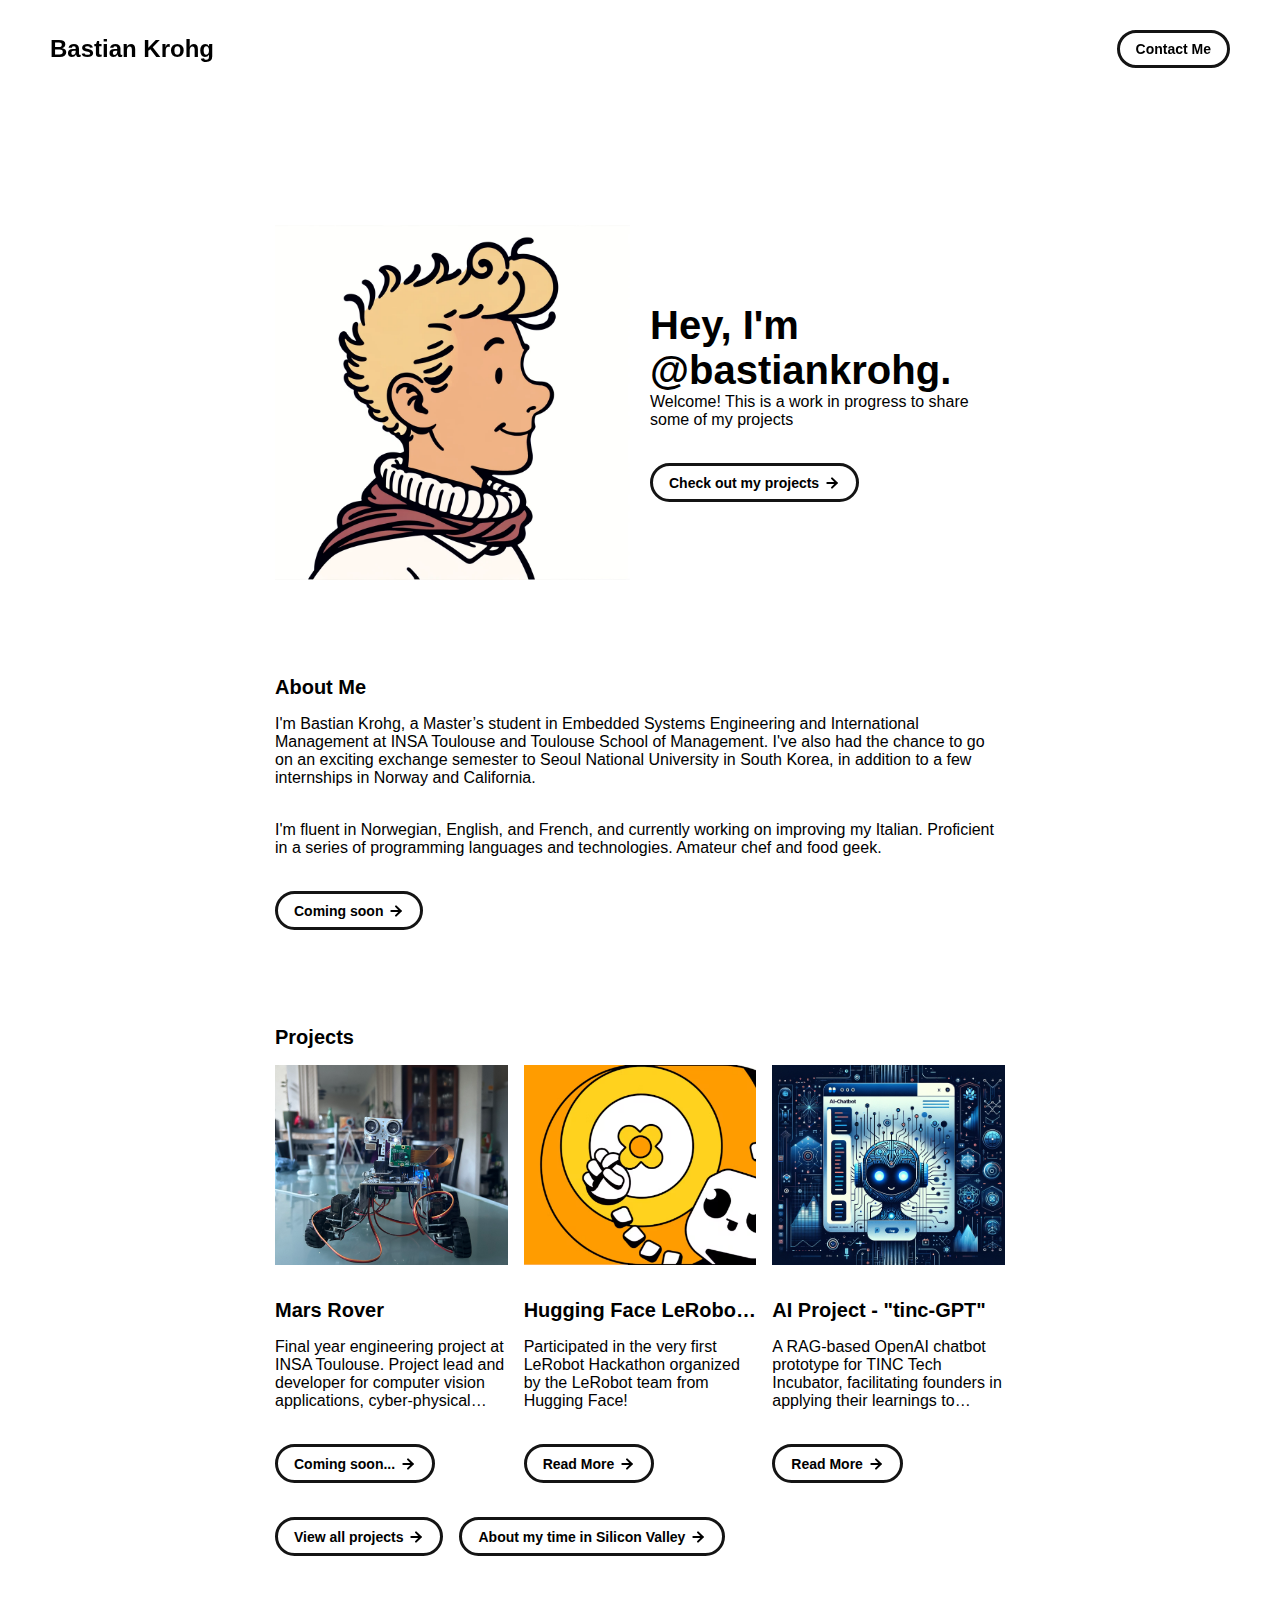
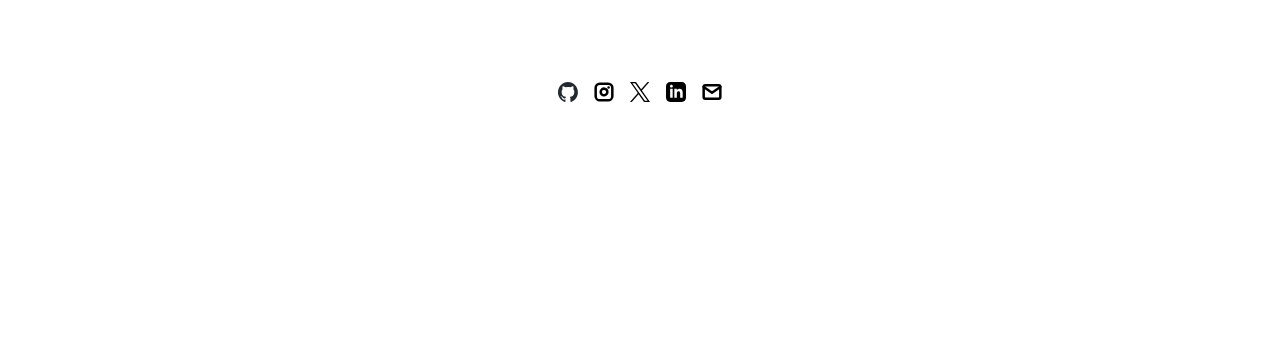
<file: index.html>
<!DOCTYPE html>
<html lang="en">
	<head>
  <!-- Google Tag Manager -->
  <script>(function(w,d,s,l,i){w[l]=w[l]||[];w[l].push({'gtm.start':
    new Date().getTime(),event:'gtm.js'});var f=d.getElementsByTagName(s)[0],
    j=d.createElement(s),dl=l!='dataLayer'?'&l='+l:'';j.async=true;j.src=
    'https://www.googletagmanager.com/gtm.js?id='+i+dl;f.parentNode.insertBefore(j,f);
    })(window,document,'script','dataLayer','GTM-583DHFZ2');</script>
    <!-- End Google Tag Manager -->
    
		<meta charset="utf-8">
    <meta name="google-site-verification" content="3HZIR8mUs_7D9vaFKntnWqslXqCrsYlLUATAamnv-_Y" />

    <link rel="icon" href="./assets/images/bas-tintin-2.png"/>
		<title>Portfolio</title>
    <meta name="description" content="A portfolio template for the Unemployables community.">
    <meta name="viewport" content="width=device-width, initial-scale=1" />

		<link rel="stylesheet" href="./css/layout.css">
    <link rel="stylesheet" href="./css/typography.css">
    <link rel="stylesheet" href="./css/utilities.css">

		<script defer src="./js/script.js"></script>
	</head>
	<body>
    <!-- Google Tag Manager (noscript) -->
    <noscript><iframe src="https://www.googletagmanager.com/ns.html?id=GTM-583DHFZ2"
      height="0" width="0" style="display:none;visibility:hidden"></iframe></noscript>
      <!-- End Google Tag Manager (noscript) -->

    <!-- NAVBAR -->
    <div class="navbar">
      <a class="nav-title-link" href="./index.html">
        <!-- TODO - Change the "Portfolio Title" to whatever you want displayed in the top left -->
        <span class="nav-title">Bastian Krohg</span>
         <!-- TODO - Change the email after 'mailto:' to your email address for contact -->
        <a class="button" href="mailto:baskrohg@gmail.com">
          <span class="button-text">Contact Me</span>
        </a>
      </a>
    </div>

    <!-- MAIN PAGE CONTENT -->
    <div id="main-content">

      <!-- PORTFOLIO HEADER -->
      <div id="portfolio-header">
        <div id="portfolio-header-image-container">

          <img src="./assets/images/bas-tintin-2.png" class="portfolio-header-image">
          
        </div>

        <div id="portfolio-header-text-container">
            <div class="header-text">
              <span class="main-title">Hey, I'm @bastiankrohg.</span>
              <div class="body-text">Welcome! This is a work in progress to share some of my projects</div>
            </div>
            <a class="button" id="my-work-link">
              <span class="button-text">Check out my projects</span> 
              <image src="./assets/icons/arrow-right.svg" class="right-arrow-icon"/>
            </a>
        </div>
      </div>

      <div id="about-section">
        <span class="subheader-text">About Me</span>
        <div class="about-section-content">
          <div class="body-text">I'm Bastian Krohg, a Master’s student in Embedded Systems Engineering and International Management at INSA Toulouse and Toulouse School of Management. 
          I've also had the chance to go on an exciting exchange semester to Seoul National University in South Korea, in addition to a few internships in Norway and California.</div>
          <div class="body-text">I'm fluent in Norwegian, English, and French, and currently working on improving my Italian. Proficient in a series of programming languages and technologies. Amateur chef and food geek.</div>
          
          <a class="button" href="./project-pages/showcase.html">
            <span class="button-text">Coming soon</span>
            <image src="./assets/icons/arrow-right.svg" class="right-arrow-icon"/>
          </a>
        </div>
      </div>

      <!-- PROJECTS / MY WORK SECTION -->
      <div id="my-work-section">
        <span class="subheader-text">Projects</span>
        <div class="projects-container">
          <div class="project-card">
            <img src="./assets/images/rover.jpeg" class="project-image">
            <div class="project-card-text-container">
              <div class="subheader-text project-title">Mars Rover</div>
              <div class="body-text project-card-text">
                Final year engineering project at INSA Toulouse. Project lead and developer for computer vision applications, cyber-physical algorithms, and path planning for autonomous exploration
              </div>
            </div>
            <a class="button" href="https://bastiankr.tech">
              <span class="button-text">Coming soon...</span>
              <image src="./assets/icons/arrow-right.svg" class="right-arrow-icon"/>
            </a>
          </div>
          <!-- Project: LeRobot Hackathon -->
          <div class="project-card">
            <img src="../assets/images/lerobot2.png" class="project-image">
            <div class="project-card-text-container">
              <div class="subheader-text project-title">Hugging Face LeRobot Hackathon</div>
              <div class="body-text project-card-text">
                Participated in the very first LeRobot Hackathon organized by the LeRobot team from Hugging Face!
              </div>
            </div>
            <a class="button" href="https://www.linkedin.com/posts/bastiankrohg_better-late-than-neverheres-a-glimpse-activity-7258819641249026049-Qt57?utm_source=share&utm_medium=member_desktop">
              <span class="button-text">Read More</span>
              <image src="../assets/icons/arrow-right.svg" class="right-arrow-icon"/>
            </a>
          </div>
          <!-- Project: tinc-GPT -->
          <div class="project-card">
            <img src="./assets/images/tinc-gpt.png" class="project-image">
            <div class="project-card-text-container">
              <div class="subheader-text project-title">AI Project - "tinc-GPT"</div>
              <div class="body-text project-card-text">
                A RAG-based OpenAI chatbot prototype for TINC Tech Incubator, facilitating founders in applying their learnings to business.
              </div>
            </div>
            <a class="button" href="./project-pages/tinc-gpt.html">
              <span class="button-text">Read More</span>
              <image src="./assets/icons/arrow-right.svg" class="right-arrow-icon"/>
            </a>
          </div>
        <div class="projects-container">
          <a class="button" href="./project-pages/all-projects.html">
            <span class="button-text">View all projects</span>
            <image src="./assets/icons/arrow-right.svg" class="right-arrow-icon"/>
          </a>
        </div>
        <div class="projects-container">
          <a class="button" href="./project-pages/in-sv.html">
            <span class="button-text">About my time in Silicon Valley</span>
            <image src="./assets/icons/arrow-right.svg" class="right-arrow-icon"/>
          </a>
        </div>
      </div>
    </div>
    
    <!-- FOOTER -->
    <div id="footer">

      <a class="icon-link" target="_blank" href="https://github.com/bastiankrohg">
        <image src="./assets/icons/github-mark.svg" class="footer-icon"/>
      </a>
      <a class="icon-link" target="_blank" href="https://instagram.com/bastiankrohg/">
        <image src="./assets/icons/instagram.svg" class="footer-icon"/>
      </a>

      <a class="icon-link" target="_blank" href="https://twitter.com/KrohgBastian">
        <image src="./assets/icons/X.svg" class="footer-icon"/>
      </a>
      <a class="icon-link" target="_blank" href="https://www.linkedin.com/in/bastiankrohg/">
        <image src="./assets/icons/linkedin.svg" class="footer-icon"/>

      <a class="icon-link" href="mailto:baskrohg@gmail.com">
        <image src="./assets/icons/mail.svg" class="footer-icon"/>
      </a>
    </div>
	</body>
</html>
</file>
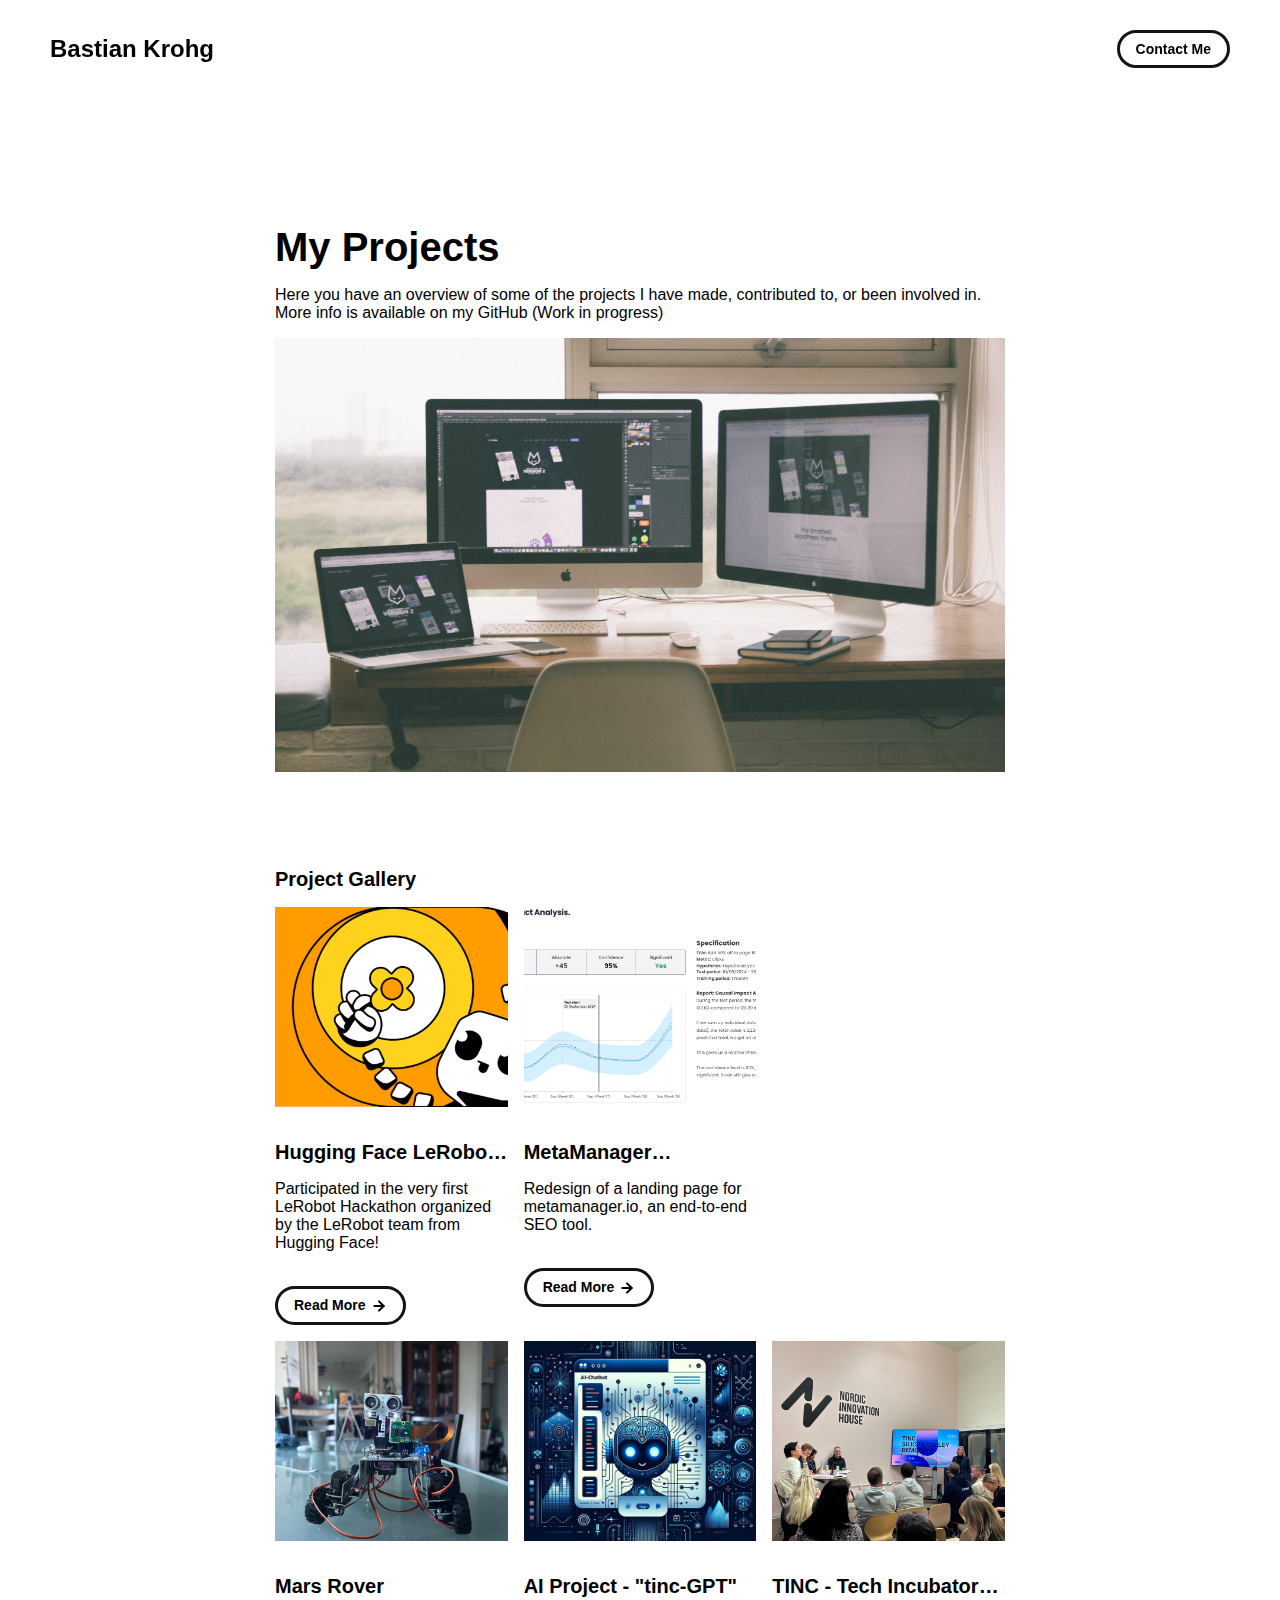
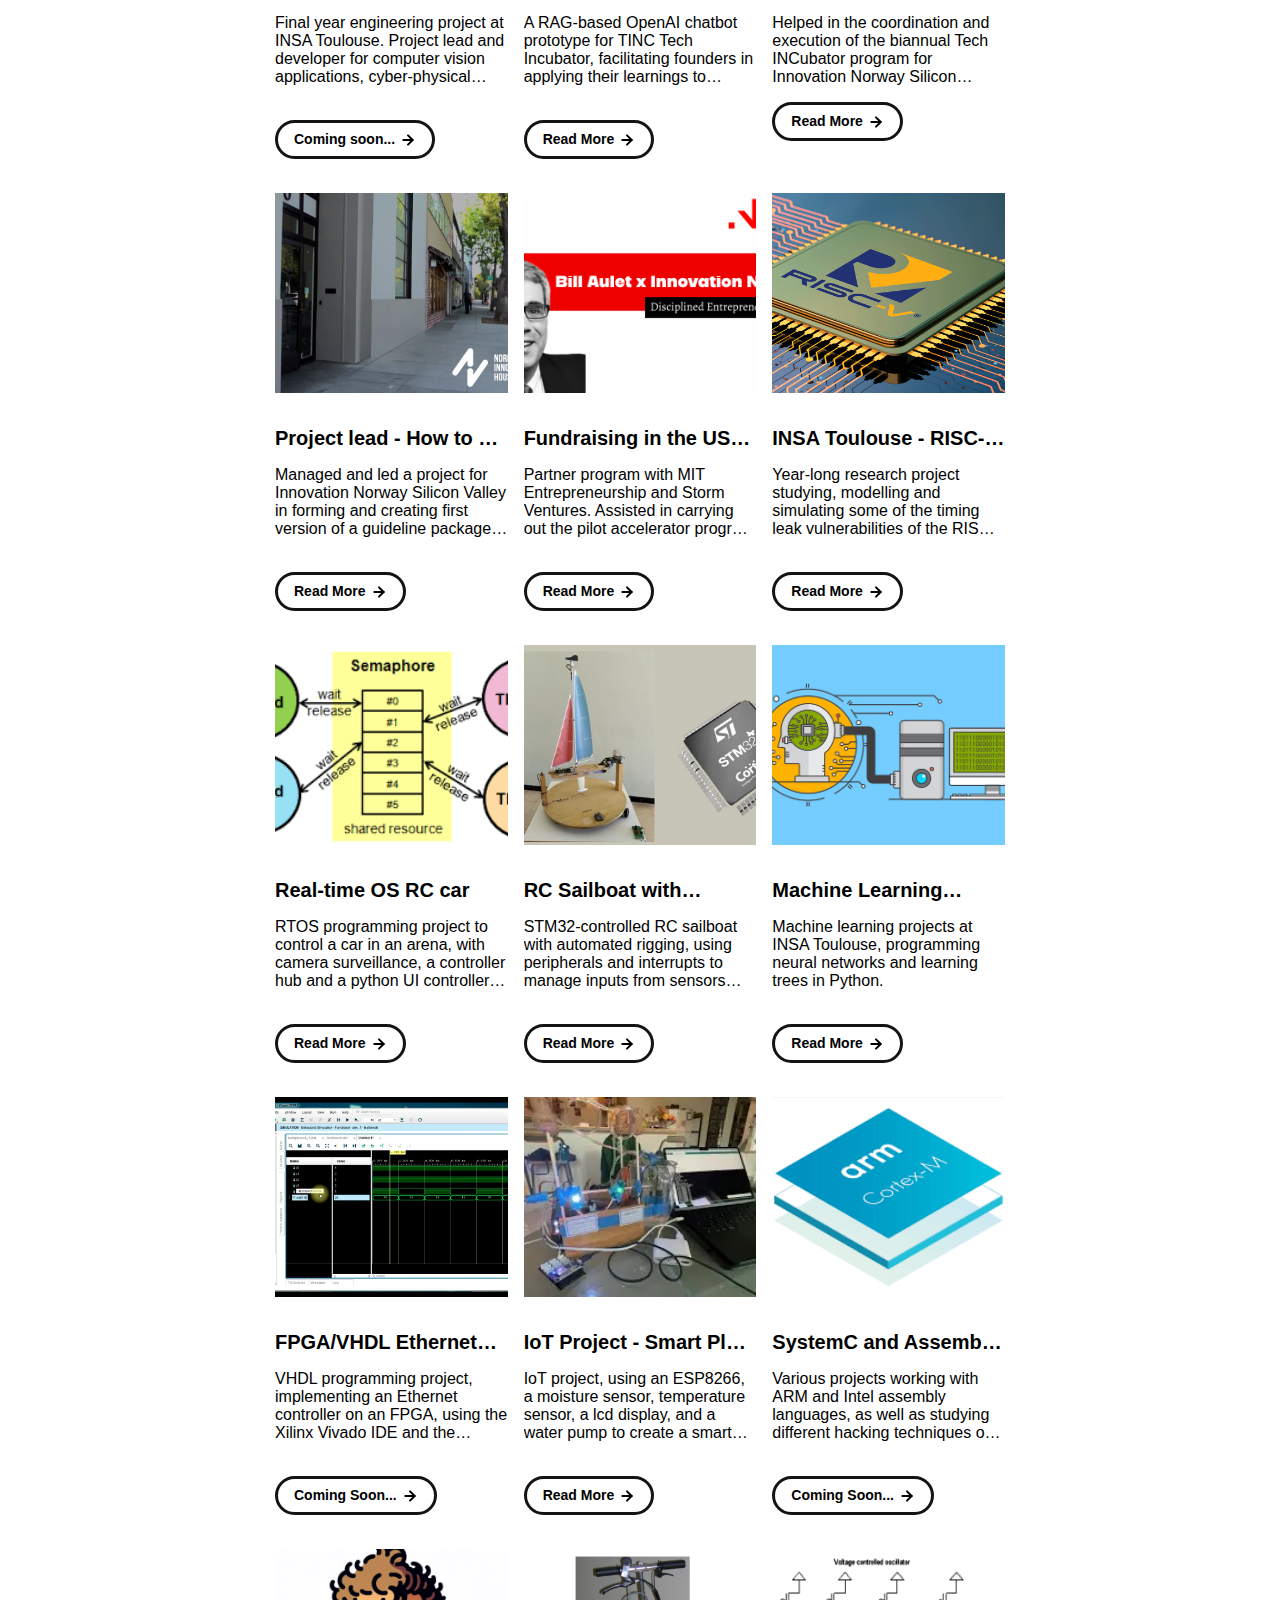
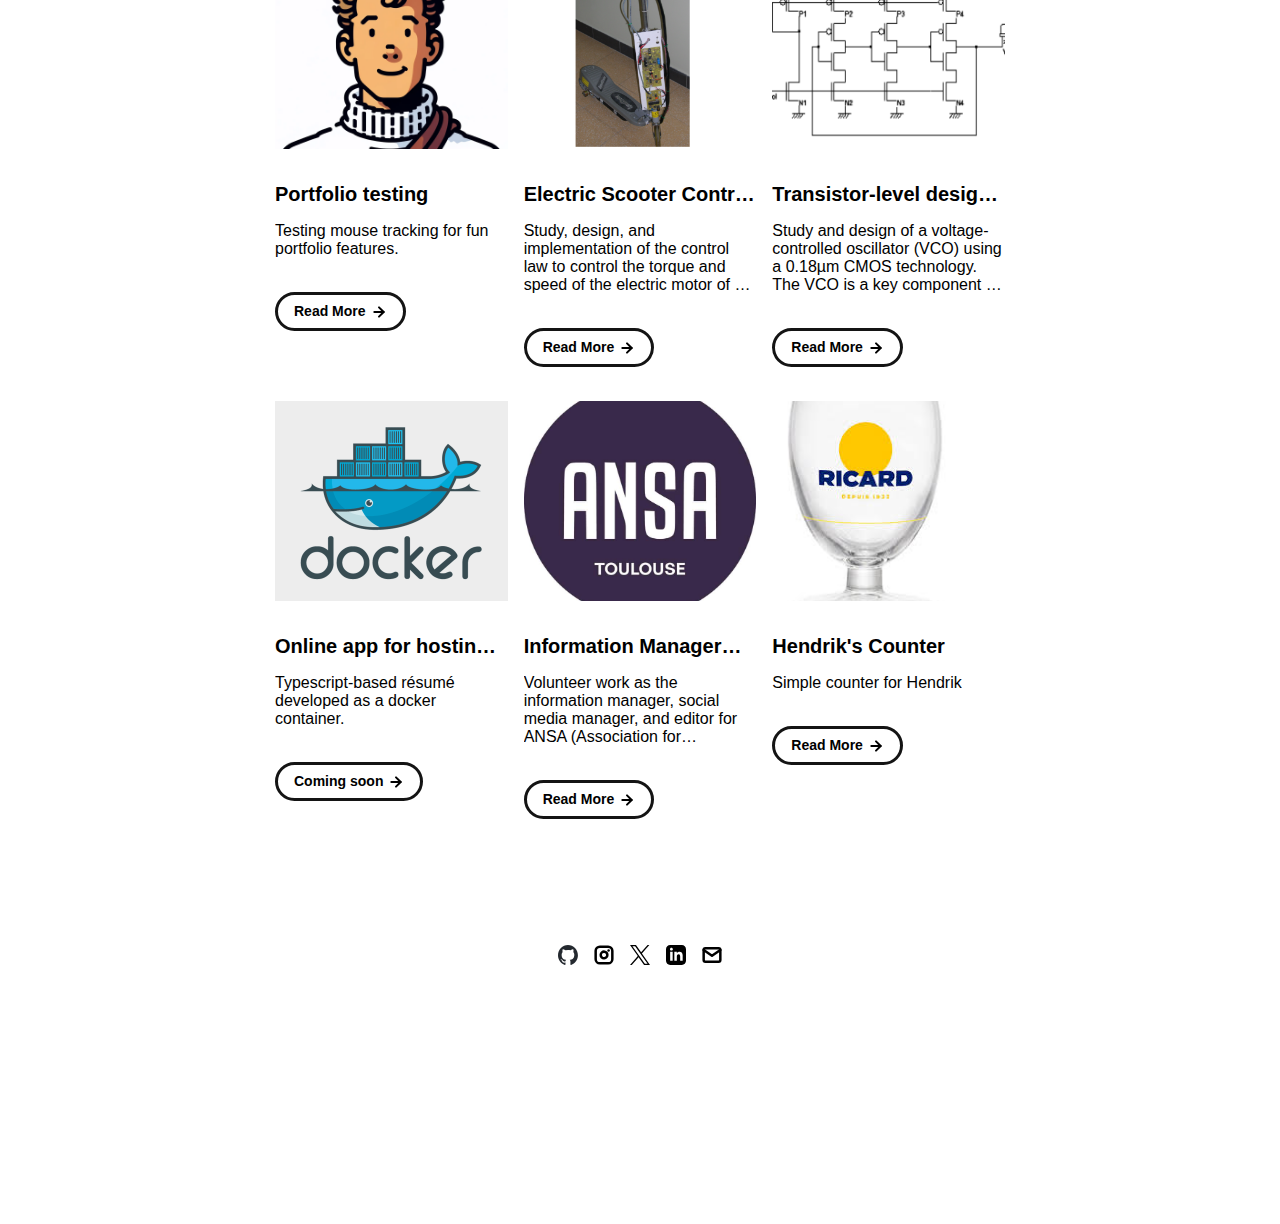
<file: project-pages/all-projects.html>
<!-- 
  IMPORTANT! 
  
  Keep this file unchanged to use as a template for all future project pages. 

  For every new project you add to your portfolio, make a copy of this file in the
  'project-pages' folder with a name related to the project.
-->


<!DOCTYPE html>
<html lang="en">
	<head>
  <!-- Google Tag Manager -->
  <script>(function(w,d,s,l,i){w[l]=w[l]||[];w[l].push({'gtm.start':
    new Date().getTime(),event:'gtm.js'});var f=d.getElementsByTagName(s)[0],
    j=d.createElement(s),dl=l!='dataLayer'?'&l='+l:'';j.async=true;j.src=
    'https://www.googletagmanager.com/gtm.js?id='+i+dl;f.parentNode.insertBefore(j,f);
    })(window,document,'script','dataLayer','GTM-583DHFZ2');</script>
    <!-- End Google Tag Manager -->

		<meta charset="utf-8">
    <!-- 
      TODO

      Upload your Unemployable (or whatever photo you like) to the assets/images folder
      and change the name of the image below to match the uploaded one

      Change the title in the <title> tag to whatever you would like the title of your portfolio to be

      This should be the same across all pages.
     -->
     <link rel="icon" href="../assets/images/bas-tintin-2.png"/>
     <title>Portfolio</title>
    <meta name="description" content="A portfolio template for the Unemployables community.">
    <meta name="viewport" content="width=device-width, initial-scale=1" />

		<link rel="stylesheet" href="../css/layout.css">
    <link rel="stylesheet" href="../css/typography.css">
    <link rel="stylesheet" href="../css/utilities.css">

		<script defer src="../js/script.js"></script>
	</head>
	<body>
    <!-- Google Tag Manager (noscript) -->
    <noscript><iframe src="https://www.googletagmanager.com/ns.html?id=GTM-583DHFZ2"
      height="0" width="0" style="display:none;visibility:hidden"></iframe></noscript>
      <!-- End Google Tag Manager (noscript) -->

    <!-- NAVBAR -->
    <div class="navbar">
      <a class="nav-title-link" href="../index.html">
        <!-- 
          TODO - Change the "Portfolio Title" to whatever you want displayed in the top left

          (this should be the same across all pages)
         -->
        <span class="nav-title">Bastian Krohg</span>
        <!-- 
          TODO - Change the email after 'mailto:' to your email address for contact 
        
          (this should be the same across all pages)
        -->
        <a class="button" href="mailto:baskrohg@gmail.com">
          <span class="button-text">Contact Me</span>
        </a>
      </a>
    </div>
<!-- MAIN PAGE CONTENT -->
<div id="main-content">
  <!-- PROJECT HEADER -->
  <div id="project-header">
      <!-- 
        TODO

        - Change the 'main-title' text to the name of your project
        - Change the 'body-text' text to a short and sweet description of your project (maybe the same as the one on the project card)
        - Change "desktop.jpeg" to the image filename you uploaded in the assets/images folder.
      -->
    <div class="main-title">My Projects</div>
    <div class="body-text">Here you have an overview of some of the projects I have made, contributed to, or been involved in. More info is available on my GitHub (Work in progress) </div>
    <image class="project-header-image" src="../assets/images/desktop.jpeg">
  </div>

  <!-- PROJECTS / MY WORK SECTION -->
  <div id="my-work-section">
    <span class="subheader-text">Project Gallery</span>
    <div class="projects-container">
      <div class="project-card">
        <img src="../assets/images/lerobot2.png" class="project-image">
        <div class="project-card-text-container">
          <div class="subheader-text project-title">Hugging Face LeRobot Hackathon</div>
          <div class="body-text project-card-text">
            Participated in the very first LeRobot Hackathon organized by the LeRobot team from Hugging Face!
          </div>
        </div>
        <a class="button" href="https://www.linkedin.com/posts/bastiankrohg_better-late-than-neverheres-a-glimpse-activity-7258819641249026049-Qt57?utm_source=share&utm_medium=member_desktop">
          <span class="button-text">Read More</span>
          <image src="../assets/icons/arrow-right.svg" class="right-arrow-icon"/>
        </a>
      </div>
      <div class="project-card">
        <img src="../assets/images/seo-testing.png" class="project-image">
        <div class="project-card-text-container">
          <div class="subheader-text project-title">MetaManager Landingpage Redesign</div>
          <div class="body-text project-card-text">
            Redesign of a landing page for metamanager.io, an end-to-end SEO tool.
          </div>
        </div>
        <a class="button" href="../project-pages/metamanager.html">
          <span class="button-text">Read More</span>
          <image src="../assets/icons/arrow-right.svg" class="right-arrow-icon"/>
        </a>
      </div>
    </div>
    <div class="projects-container">
      <div class="project-card">
        <img src="../assets/images/rover.jpeg" class="project-image">
        <div class="project-card-text-container">
          <div class="subheader-text project-title">Mars Rover</div>
          <div class="body-text project-card-text">
            Final year engineering project at INSA Toulouse. Project lead and developer for computer vision applications, cyber-physical algorithms, and path planning for autonomous exploration
          </div>
        </div>
        <a class="button" href="javascript:window.location.href=window.location.href">
          <span class="button-text">Coming soon...</span>
          <image src="../assets/icons/arrow-right.svg" class="right-arrow-icon"/>
        </a>
      </div>
      <div class="project-card">
        <img src="../assets/images/tinc-gpt.png" class="project-image">
        <div class="project-card-text-container">
          <div class="subheader-text project-title">AI Project - "tinc-GPT"</div>
          <div class="body-text project-card-text">
            A RAG-based OpenAI chatbot prototype for TINC Tech Incubator, facilitating founders in applying their learnings to business.
          </div>
        </div>
        <a class="button" href="../project-pages/tinc-gpt.html">
          <span class="button-text">Read More</span>
          <image src="../assets/icons/arrow-right.svg" class="right-arrow-icon"/>
        </a>
      </div>
      <div class="project-card">
        <img src="../assets/images/nih-tinc.jpeg" class="project-image">
        <div class="project-card-text-container">
          <div class="subheader-text project-title">TINC - Tech Incubator Program</div>
          <div class="body-text project-card-text">
            Helped in the coordination and execution of the biannual Tech INCubator program for Innovation Norway Silicon Valley. A series of workshops, events, keynote presentations and more over the course of 4 weeks online and 1 week in-person at Nordic Innovation House in Palo Alto.
          </div>
        <a class="button" href="../project-pages/in-sv.html">
          <span class="button-text">Read More</span>
          <image src="../assets/icons/arrow-right.svg" class="right-arrow-icon"/>
        </a>
      </div>
    </div>
    <div class="projects-container">
      <div class="project-card">
        <img src="../assets/images/470-ramona.png" class="project-image">
        <div class="project-card-text-container">
          <div class="subheader-text project-title">Project lead - How to do business in California</div>
          <div class="body-text project-card-text">
            Managed and led a project for Innovation Norway Silicon Valley in forming and creating first version of a guideline package for start-ups looking to expand to the US with a focus on California and the San Francisco Bay Area.</div>
        </div>
        <a class="button" href="../project-pages/in-sv.html">
          <span class="button-text">Read More</span>
          <image src="../assets/icons/arrow-right.svg" class="right-arrow-icon"/>
        </a>
      </div>
      <div class="project-card">
        <img src="../assets/images/fundraising.png" class="project-image">
        <div class="project-card-text-container">
          <div class="subheader-text project-title">Fundraising in the US accelerator program</div>
          <div class="body-text project-card-text">
            Partner program with MIT Entrepreneurship and Storm Ventures. Assisted in carrying out the pilot accelerator program to help Norwegian start-ups and scale-ups navigate the complex journey of raising venture capital.              </div>
        </div>
        <a class="button" href="../project-pages/in-sv.html">
          <span class="button-text">Read More</span>
          <image src="../assets/icons/arrow-right.svg" class="right-arrow-icon"/>
        </a>
      </div>
      <div class="project-card">
        <img src="../assets/images/risc-v.png" class="project-image">
        <div class="project-card-text-container">
          <div class="subheader-text project-title">INSA Toulouse - RISC-V Research Project</div>
          <div class="body-text project-card-text">
            Year-long research project studying, modelling and simulating some of the timing leak vulnerabilities of the RISC-V architecture.
          </div>
        </div>
        <a class="button" href="../project-pages/pir.html">
          <span class="button-text">Read More</span>
          <image src="../assets/icons/arrow-right.svg" class="right-arrow-icon"/>
        </a>
      </div>
    </div>
    <div class="projects-container">
      <div class="project-card">
        <img src="../assets/images/semaphores.png" class="project-image">
        <div class="project-card-text-container">
          <div class="subheader-text project-title">Real-time OS RC car</div>
          <div class="body-text project-card-text">
            RTOS programming project to control a car in an arena, with camera surveillance, a controller hub and a python UI controller on the desktop. 
          </div>
        </div>
        <a class="button" href="https://github.com/bastiankrohg/realtime">
          <span class="button-text">Read More</span>
          <image src="../assets/icons/arrow-right.svg" class="right-arrow-icon"/>
        </a>
      </div>
      <div class="project-card">
        <img src="../assets/images/voilier_stm32.jpeg" class="project-image">
        <div class="project-card-text-container">
          <div class="subheader-text project-title">RC Sailboat with automated rigging</div>
          <div class="body-text project-card-text">
          STM32-controlled RC sailboat with automated rigging, using peripherals and interrupts to manage inputs from sensors and control actuators.
          </div>
        </div>
        <a class="button" href="https://github.com/kiso6/Projet_Voilier_STM32">
          <span class="button-text">Read More</span>
          <image src="../assets/icons/arrow-right.svg" class="right-arrow-icon"/>
        </a>
      </div>
      <div class="project-card">
        <img src="../assets/images/ml.jpeg" class="project-image">
        <div class="project-card-text-container">
          <div class="subheader-text project-title">Machine Learning projects</div>
          <div class="body-text project-card-text">
            Machine learning projects at INSA Toulouse, programming neural networks and learning trees in Python. 
          </div>
        </div>
        <a class="button" href="https://github.com/bastiankrohg/machine-learning">
          <span class="button-text">Read More</span>
          <image src="../assets/icons/arrow-right.svg" class="right-arrow-icon"/>
        </a>
      </div>
    </div>
    <div class="projects-container">
      <div class="project-card">
        <img src="../assets/images/vhdl.jpeg" class="project-image">
        <div class="project-card-text-container">
          <div class="subheader-text project-title">FPGA/VHDL Ethernet Controller</div>
          <div class="body-text project-card-text">
            VHDL programming project, implementing an Ethernet controller on an FPGA, using the Xilinx Vivado IDE and the Ethernet protocol documentation. 
          </div>
        </div>
        <a class="button" href="javascript:window.location.href=window.location.href">
          <span class="button-text">Coming Soon...</span>
          <image src="../assets/icons/arrow-right.svg" class="right-arrow-icon"/>
        </a>
      </div>
      <div class="project-card">
        <img src="../assets/images/iot_plant.jpeg" class="project-image">
        <div class="project-card-text-container">
          <div class="subheader-text project-title">IoT Project - Smart Plant System</div>
          <div class="body-text project-card-text">
            IoT project, using an ESP8266, a moisture sensor, temperature sensor, a lcd display, and a water pump to create a smart plant system.
          </div>
        </div>
        <a class="button" href="https://github.com/bastiankrohg/arduino">
          <span class="button-text">Read More</span>
          <image src="../assets/icons/arrow-right.svg" class="right-arrow-icon"/>
        </a>
      </div>
      <div class="project-card">
        <img src="../assets/images/arm.png" class="project-image">
        <div class="project-card-text-container">
          <div class="subheader-text project-title">SystemC and Assembly Language projects</div>
          <div class="body-text project-card-text">
            Various projects working with ARM and Intel assembly languages, as well as studying different hacking techniques of hardware and software at INSA Toulouse.
          </div>
        </div>
        <a class="button" href="javascript:window.location.href=window.location.href">
          <span class="button-text">Coming Soon...</span>
          <image src="../assets/icons/arrow-right.svg" class="right-arrow-icon"/>
        </a>
      </div>
    </div>
    <div class="projects-container">
      <div class="project-card">
        <img src="../assets/images/bas-tintin.png" class="project-image">
        <div class="project-card-text-container">
          <div class="subheader-text project-title">Portfolio testing</div>
          <div class="body-text project-card-text">
            Testing mouse tracking for fun portfolio features.
          </div>
        </div>
        <a class="button" href="../project-pages/tracker.html">
          <span class="button-text">Read More</span>
          <image src="../assets/icons/arrow-right.svg" class="right-arrow-icon"/>
        </a>
      </div>
      <div class="project-card">
        <img src="../assets/images/trottinette.png" class="project-image">
        <div class="project-card-text-container">
          <div class="subheader-text project-title">Electric Scooter Control Engineering</div>
          <div class="body-text project-card-text">
            Study, design, and implementation of the control law to control the torque and speed of the electric motor of a scooter. A combined project for numeric control and power electronics courses at INSA Toulouse, we used power conversion principles to make and control an inverter.
          </div>
        </div>
        <a class="button" href="https://github.com/bastiankrohg/trottinette">
          <span class="button-text">Read More</span>
          <image src="../assets/icons/arrow-right.svg" class="right-arrow-icon"/>
        </a>
      </div>
      <div class="project-card">
        <img src="../assets/images/vco.png" class="project-image">
        <div class="project-card-text-container">
          <div class="subheader-text project-title">Transistor-level design of a voltage-controlled oscillator</div>
          <div class="body-text project-card-text">
            Study and design of a voltage-controlled oscillator (VCO) using a 0.18µm CMOS technology. The VCO is a key component of a phase-locked loop (PLL), which is used in many applications such as frequency synthesis, clock recovery, and clock generation. The VCO is designed to operate at a frequency of 2.4 GHz, which is the frequency of the IEEE 802.11b/g/n standard for wireless local area networks (WLANs). Used the Microwind software to implement the nanometer-level design of the VCO.
          </div>
        </div>
        <a class="button" href="https://github.com/bastiankrohg/microwind">
          <span class="button-text">Read More</span>
          <image src="../assets/icons/arrow-right.svg" class="right-arrow-icon"/>
        </a>
      </div>
    </div>
    <div class="projects-container">
      <div class="project-card">
        <img src="../assets/images/docker.png" class="project-image">
        <div class="project-card-text-container">
          <div class="subheader-text project-title">Online app for hosting résumé</div>
          <div class="body-text project-card-text">
            Typescript-based résumé developed as a docker container.
          </div>
        </div>
        <a class="button" href="javascript:window.location.href=window.location.href">
          <span class="button-text">Coming soon</span>
          <image src="../assets/icons/arrow-right.svg" class="right-arrow-icon"/>
        </a>
      </div>
      <div class="project-card">
        <img src="../assets/images/ansa-toulouse.png" class="project-image">
        <div class="project-card-text-container">
          <div class="subheader-text project-title">Information Manager and Editor</div>
          <div class="body-text project-card-text">
            Volunteer work as the information manager, social media manager, and editor for ANSA (Association for Norwegian Students Abroad) Toulouse for 1 year. Digitalized the association's local student newspaper during COVID and coordinated and co-organized events and trips for Norwegian students in Toulouse, France. 
          </div>
        </div>
        <a class="button" href="https://www.ansa.no/personer/ansa-toulouse/">
          <span class="button-text">Read More</span>
          <image src="../assets/icons/arrow-right.svg" class="right-arrow-icon"/>
        </a>
      </div>
      <div class="project-card">
        <img src="../assets/images/pastis.png" class="project-image">
        <div class="project-card-text-container">
          <div class="subheader-text project-title">Hendrik's Counter</div>
          <div class="body-text project-card-text">
            Simple counter for Hendrik
          </div>
        </div>
        <a class="button" href="../project-pages/pastis.html">
          <span class="button-text">Read More</span>
          <image src="../assets/icons/arrow-right.svg" class="right-arrow-icon"/>
        </a>
      </div>
    </div>
  </div>
</div>

<!-- FOOTER -->
<div id="footer">
  <!-- 
    TODO - Change href to your Instagram account (can also delete entire "a" element if no Instagram) 

    This should be the same across all pages.
  -->
  <a class="icon-link" target="_blank" href="https://github.com/bastiankrohg">
    <image src="../assets/icons/github-mark.svg" class="footer-icon"/>
  </a>
  <a class="icon-link" target="_blank" href="https://instagram.com/bastiankrohg/">
    <image src="../assets/icons/instagram.svg" class="footer-icon"/>
  </a>
  <!-- 
    TODO - Change href to your Twitter account (can also delete entire "a" element if no Twitter) 
  
    This should be the same across all pages.
  -->
  <a class="icon-link" target="_blank" href="https://twitter.com/KrohgBastian">
    <image src="../assets/icons/X.svg" class="footer-icon"/>
  </a>
  <a class="icon-link" target="_blank" href="https://www.linkedin.com/in/bastiankrohg/">
    <image src="../assets/icons/linkedin.svg" class="footer-icon"/>
  <!-- 
    TODO - Change the email after "mailto" to your contact email 
  
    This should be the same across all pages.
  -->
  <a class="icon-link" href="mailto:baskrohg@gmail.com">
    <image src="../assets/icons/mail.svg" class="footer-icon"/>
  </a>
</div>
</body>
</html>
</file>
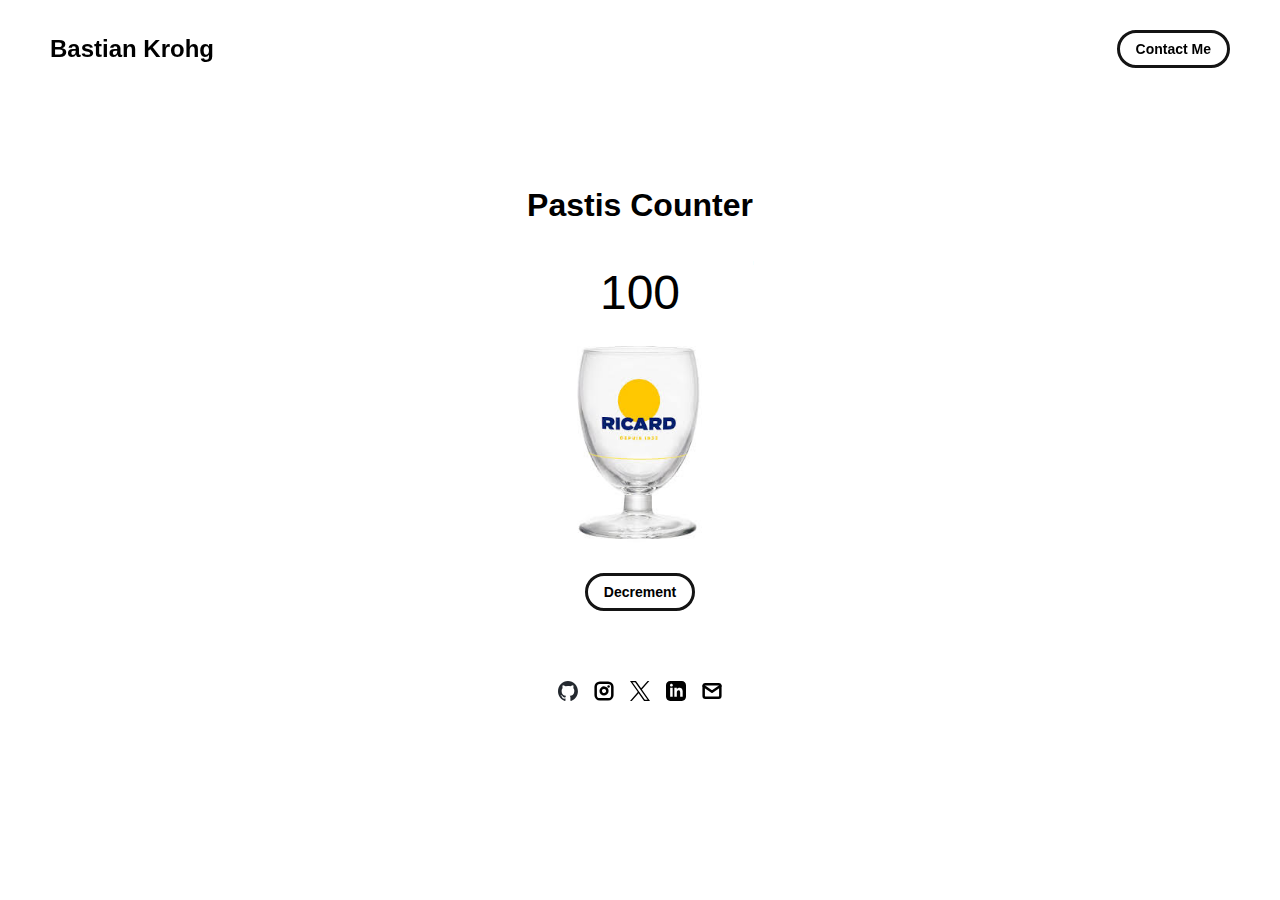
<file: project-pages/pastis.html>
<!DOCTYPE html>
<html lang="en">
<head>
  <!-- Google Tag Manager -->
  <script>(function(w,d,s,l,i){w[l]=w[l]||[];w[l].push({'gtm.start':
    new Date().getTime(),event:'gtm.js'});var f=d.getElementsByTagName(s)[0],
    j=d.createElement(s),dl=l!='dataLayer'?'&l='+l:'';j.async=true;j.src=
    'https://www.googletagmanager.com/gtm.js?id='+i+dl;f.parentNode.insertBefore(j,f);
    })(window,document,'script','dataLayer','GTM-583DHFZ2');</script>
    <!-- End Google Tag Manager -->

    <meta charset="utf-8">
    <!-- 
      TODO

      Upload your Unemployable (or whatever photo you like) to the assets/images folder
      and change the name of the image below to match the uploaded one

      Change the title in the <title> tag to whatever you would like the title of your portfolio to be

      This should be the same across all pages.
      -->
      <link rel="icon" href="../assets/images/bas-tintin-2.png"/>
      <title>Portfolio</title>
    <meta name="description" content="A portfolio template for the Unemployables community.">
    <meta name="viewport" content="width=device-width, initial-scale=1" />

    <link rel="stylesheet" href="../css/layout.css">
    <link rel="stylesheet" href="../css/typography.css">
    <link rel="stylesheet" href="../css/utilities.css">

    <script defer src="../js/script.js"></script>
  <meta charset="UTF-8">
  <meta name="viewport" content="width=device-width, initial-scale=1.0">
  <title>Pastis Counter</title>
  <style>
    body {
      display: flex;
      flex-direction: column;
      align-items: center;
      justify-content: center;
      height: 100vh;
      font-family: Arial, sans-serif;
    }
    #count {
      font-size: 48px;
      margin: 20px 0;
    }
    #pastisButton {
      width: 150px;
      cursor: pointer;
    }
    .button-container {
    margin-top: 30px; 
    }
    #footer {
    margin-top: 40px; /* Adds padding above the footer */
    }
  </style>
</head>
<body>
  <!-- Google Tag Manager (noscript) -->
  <noscript><iframe src="https://www.googletagmanager.com/ns.html?id=GTM-583DHFZ2"
    height="0" width="0" style="display:none;visibility:hidden"></iframe></noscript>
    <!-- End Google Tag Manager (noscript) -->

  <!-- NAVBAR -->
  <div class="navbar">
    <a class="nav-title-link" href="../index.html">
      <!-- 
        TODO - Change the "Portfolio Title" to whatever you want displayed in the top left

        (this should be the same across all pages)
       -->
      <span class="nav-title">Bastian Krohg</span>
      <!-- 
        TODO - Change the email after 'mailto:' to your email address for contact 
      
        (this should be the same across all pages)
      -->
      <a class="button" href="mailto:baskrohg@gmail.com">
        <span class="button-text">Contact Me</span>
      </a>
    </a>
  </div>

  <h1>Pastis Counter</h1>
  <div id="count">100</div>
  <!-- Replace with your pastis glass image -->
  <img id="pastisButton" src="../assets/images/pastis.png" alt="Glass of Pastis" />

  <!-- Buttons styled like the contact button -->
  <div class="button-container">
    <a id="decrementButton" class="button" href="#">
      <span class="button-text">Decrement</span>
    </a>
  </div>

  <script>
    // Your JSONBin details
    const BIN_ID = "675b6ea3e41b4d34e4647814"; // Replace with your Bin ID
    const API_KEY = "$2a$10$bxy3kcX5XwOTobCir2VRqOEtgOVasn.VXI1RlQb7QWEaQUbcvoPQS"; // Replace with your API Key
    const BASE_URL = `https://api.jsonbin.io/v3/b/${BIN_ID}`;

    // DOM elements
    const countElement = document.getElementById("count");
    const pastisButton = document.getElementById("pastisButton");

    // Fetch the initial count from JSONBin
    fetch(BASE_URL, {
      headers: {
        "X-Access-Key": API_KEY,
        "Content-Type": "application/json"
      }
    })
      .then(response => response.json())
      .then(data => {
        countElement.textContent = data.record.pastisCount;
      })
      .catch(err => console.error("Error fetching count:", err));

    // Increment count when the image is clicked
    pastisButton.addEventListener("click", () => {
      const currentCount = parseInt(countElement.textContent);
      const newCount = currentCount + 1;

      // Update the count in JSONBin
      fetch(BASE_URL, {
        method: "PUT",
        headers: {
          "X-Access-Key": API_KEY,
          "Content-Type": "application/json"
        },
        body: JSON.stringify({ pastisCount: newCount })
      })
        .then(response => response.json())
        .then(() => {
          countElement.textContent = newCount;
        })
        .catch(err => console.error("Error updating count:", err));
    });
    // Decrement the count when the decrement button is clicked
    decrementButton.addEventListener("click", () => {
      const currentCount = parseInt(countElement.textContent);

      // Ensure the count doesn't go below 0
      if (currentCount > 0) {
        const newCount = currentCount - 1;

        fetch(BASE_URL, {
          method: "PUT",
          headers: {
            "Content-Type": "application/json",
            "X-Access-Key": API_KEY,
          },
          body: JSON.stringify({ pastisCount: newCount }),
        })
          .then(response => response.json())
          .then(() => {
            countElement.textContent = newCount;
          })
          .catch(err => console.error("Error updating count:", err));
      }
    });
  </script>
<!-- FOOTER -->
<div id="footer">
  <!-- 
    TODO - Change href to your Instagram account (can also delete entire "a" element if no Instagram) 

    This should be the same across all pages.
  -->
  <a class="icon-link" target="_blank" href="https://github.com/bastiankrohg">
    <image src="../assets/icons/github-mark.svg" class="footer-icon"/>
  </a>
  <a class="icon-link" target="_blank" href="https://instagram.com/bastiankrohg/">
    <image src="../assets/icons/instagram.svg" class="footer-icon"/>
  </a>
  <!-- 
    TODO - Change href to your Twitter account (can also delete entire "a" element if no Twitter) 
  
    This should be the same across all pages.
  -->
  <a class="icon-link" target="_blank" href="https://twitter.com/KrohgBastian">
    <image src="../assets/icons/X.svg" class="footer-icon"/>
  </a>
  <a class="icon-link" target="_blank" href="https://www.linkedin.com/in/bastiankrohg/">
    <image src="../assets/icons/linkedin.svg" class="footer-icon"/>
  <!-- 
    TODO - Change the email after "mailto" to your contact email 
  
    This should be the same across all pages.
  -->
  <a class="icon-link" href="mailto:baskrohg@gmail.com">
    <image src="../assets/icons/mail.svg" class="footer-icon"/>
  </a>
</div>
</body>
</html>
</file>
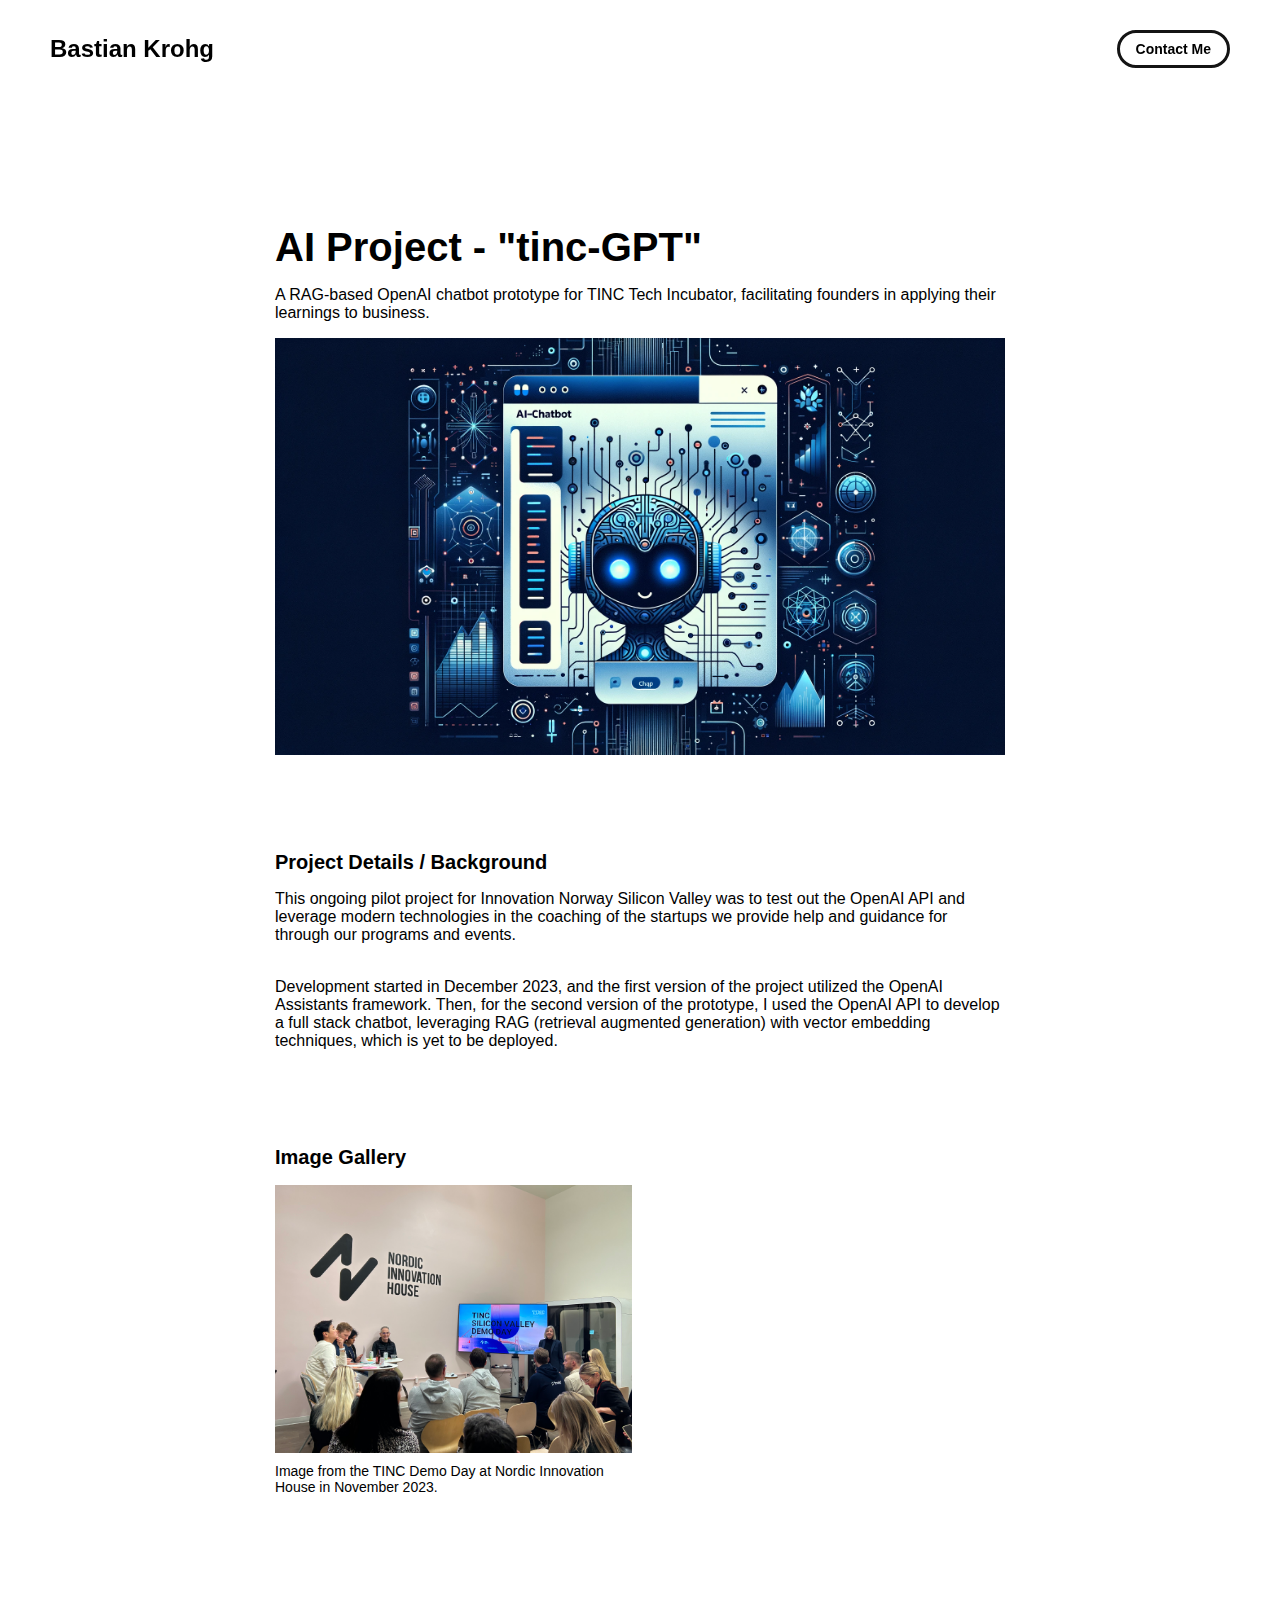
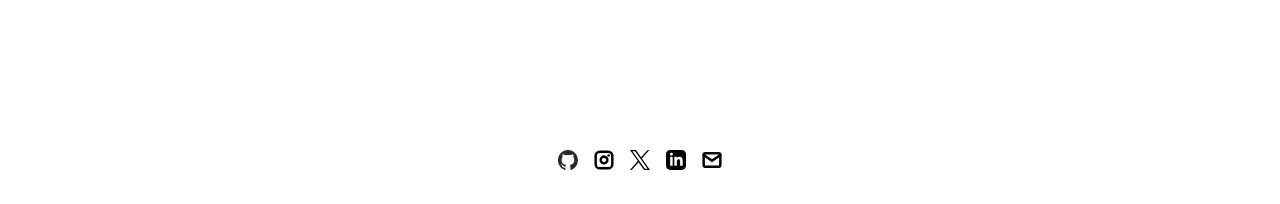
<file: project-pages/tinc-gpt.html>
<!-- 
  IMPORTANT! 
  
  Keep this file unchanged to use as a template for all future project pages. 

  For every new project you add to your portfolio, make a copy of this file in the
  'project-pages' folder with a name related to the project.
-->


<!DOCTYPE html>
<html lang="en">
	<head>
  <!-- Google Tag Manager -->
  <script>(function(w,d,s,l,i){w[l]=w[l]||[];w[l].push({'gtm.start':
    new Date().getTime(),event:'gtm.js'});var f=d.getElementsByTagName(s)[0],
    j=d.createElement(s),dl=l!='dataLayer'?'&l='+l:'';j.async=true;j.src=
    'https://www.googletagmanager.com/gtm.js?id='+i+dl;f.parentNode.insertBefore(j,f);
    })(window,document,'script','dataLayer','GTM-583DHFZ2');</script>
    <!-- End Google Tag Manager -->

		<meta charset="utf-8">
    <!-- 
      TODO

      Upload your Unemployable (or whatever photo you like) to the assets/images folder
      and change the name of the image below to match the uploaded one

      Change the title in the <title> tag to whatever you would like the title of your portfolio to be

      This should be the same across all pages.
     -->
     <link rel="icon" href="../assets/images/bas-tintin-2.png" />
     <title>Portfolio</title>
    <meta name="description" content="A portfolio template for the Unemployables community.">
    <meta name="viewport" content="width=device-width, initial-scale=1" />

		<link rel="stylesheet" href="../css/layout.css">
    <link rel="stylesheet" href="../css/typography.css">
    <link rel="stylesheet" href="../css/utilities.css">

		<script defer src="../js/script.js"></script>
	</head>
	<body>
    <!-- Google Tag Manager (noscript) -->
    <noscript><iframe src="https://www.googletagmanager.com/ns.html?id=GTM-583DHFZ2"
      height="0" width="0" style="display:none;visibility:hidden"></iframe></noscript>
      <!-- End Google Tag Manager (noscript) -->

    <!-- NAVBAR -->
    <div class="navbar">
      <a class="nav-title-link" href="../index.html">
        <!-- 
          TODO - Change the "Portfolio Title" to whatever you want displayed in the top left

          (this should be the same across all pages)
         -->
        <span class="nav-title">Bastian Krohg</span>
        <!-- 
          TODO - Change the email after 'mailto:' to your email address for contact 
        
          (this should be the same across all pages)
        -->
        <a class="button" href="mailto:baskrohg@gmail.com">
          <span class="button-text">Contact Me</span>
        </a>
      </a>
    </div>

    <!-- MAIN PAGE CONTENT -->
    <div id="main-content">

      <!-- PROJECT HEADER -->
      <div id="project-header">
          <!-- 
            TODO

            - Change the 'main-title' text to the name of your project
            - Change the 'body-text' text to a short and sweet description of your project (maybe the same as the one on the project card)
            - Change "desktop.jpeg" to the image filename you uploaded in the assets/images folder.
          -->
        <div class="main-title">AI Project - "tinc-GPT"</div>
        <div class="body-text">A RAG-based OpenAI chatbot prototype for TINC Tech Incubator, facilitating founders in applying their learnings to business.</div>
        <image class="project-header-image" src="../assets/images/tinc-gpt.png">
      </div>

      <!-- PROJECT DETAILS -->
      <!-- 
        TODO

        - Change the 'subheader-text' to whatever header you want for project details
        - Add paragraphs using the <div class="body-text"></div> elements in the "project-details-content"
      -->
      <div id="project-details">
        <div class="subheader-text">Project Details / Background</div>
        <div class="project-details-content">
          <div class="body-text">This ongoing pilot project for Innovation Norway Silicon Valley was to test out the OpenAI API and leverage modern technologies in the coaching of the startups we provide help and guidance for through our programs and events.</div>
          <div class="body-text">Development started in December 2023, and the first version of the project utilized the OpenAI Assistants framework. Then, for the second version of the prototype, I used the OpenAI API to develop a full stack chatbot, leveraging RAG (retrieval augmented generation) with vector embedding techniques, which is yet to be deployed.</div>
        </div>
      </div>

      <!-- IMAGE GALLERY -->
      <div id="project-gallery">
        <!-- TODO - Change the 'subheader-text' to whatever you want the Gallery section header to say -->
        <div class="subheader-text">Image Gallery</div>
        <div class="project-gallery-content">
            <!-- 
              TODO

              This is where the images in the gallery live. Here's a simple gallery image for you to copy:

              Full Width Image:

                <div class="gallery-image-container">
                  <img src="../assets/images/IMAGE_NAME" class="gallery-image">
                  <span class="image-caption">IMAGE_CAPTION</span>
                </div>

              Half Width Image: 

                <div class="gallery-image-container half-width">
                  <img src="../assets/images/IMAGE_NAME" class="gallery-image">
                  <span class="image-caption">IMAGE_CAPTION</span>
                </div>

              - To add an image to the this area, copy one of the above, paste it below this comment, and change the following:
                  - IMAGE_NAME: the name of the image file in assets/images
                  - IMAGE_CAPTION: to the caption of the image
            -->
            <div class="gallery-image-container half-width">
              <img src="../assets/images/nih-tinc.jpeg" class="gallery-image">
              <span class="image-caption">Image from the TINC Demo Day at Nordic Innovation House in November 2023.</span>
            </div>
        </div>
      </div>
    </div>
    <!-- FOOTER -->
    <div id="footer">
      <!-- 
        TODO - Change href to your Instagram account (can also delete entire "a" element if no Instagram) 

        This should be the same across all pages.
      -->
      <a class="icon-link" target="_blank" href="https://github.com/bastiankrohg">
        <image src="../assets/icons/github-mark.svg" class="footer-icon"/>
      </a>
      <a class="icon-link" target="_blank" href="https://instagram.com/bastiankrohg/">
        <image src="../assets/icons/instagram.svg" class="footer-icon"/>
      </a>
      <!-- 
        TODO - Change href to your Twitter account (can also delete entire "a" element if no Twitter) 
      
        This should be the same across all pages.
      -->
      <a class="icon-link" target="_blank" href="https://twitter.com/KrohgBastian">
        <image src="../assets/icons/X.svg" class="footer-icon"/>
      </a>
      <a class="icon-link" target="_blank" href="https://www.linkedin.com/in/bastiankrohg/">
        <image src="../assets/icons/linkedin.svg" class="footer-icon"/>
      <!-- 
        TODO - Change the email after "mailto" to your contact email 
      
        This should be the same across all pages.
      -->
      <a class="icon-link" href="mailto:baskrohg@gmail.com">
        <image src="../assets/icons/mail.svg" class="footer-icon"/>
      </a>
    </div>

	</body>
</html>
</file>
<file: css/layout.css>
* {
  box-sizing: border-box;
}

html {
  text-size-adjust: none;
  -webkit-text-size-adjust: none;
  -moz-text-size-adjust: none;
  -ms-text-size-adjust: none;
}

body {
  margin: 0;
  -webkit-font-smoothing: antialiased;
  -moz-osx-font-smoothing: grayscale;
}




/* Main Page Layout */

#main-content {
  margin: 225px 425px;
  display: flex;
  flex-direction: column;
  gap: 96px;
}




/* Portfolio Header */

#portfolio-header {
  display: flex;
  gap: 20px;
  align-items: center;
}

#portfolio-header-image-container {
  display: flex;
  flex-direction: column;
  gap: 10px;
  flex-basis: 50%;
}

.portfolio-header-image {
  width: 100%;
  height: auto;
}

#portfolio-header-text-container {
  display: flex;
  flex-direction: column;
  gap: 34px;
  flex-basis: 50%;
}

/* About Section */

#about-section {
  display: flex;
  flex-direction: column;
  gap: 16px;
}

.about-section-content {
  display: flex;
  flex-direction: column;
  gap: 34px;
}

/* Project Section */

#my-work-section {
  display: flex;
  flex-direction: column;
  gap: 16px;
}

.projects-container {
  display: flex;
  gap: 34px 16px;
  flex-wrap: wrap;
}

    /* Project Cards */

    .project-card {
      max-width: calc((100% - 32px) / 3);
      display: flex;
      flex-direction: column;
      gap: 34px;
    }

    .project-card-text-container {
      flex-direction: column;
      display: flex;
      gap: 16px
    }

    .project-image {
      width: 100%;
      height: 200px;
      object-fit: cover;
      object-position: center;
    }


/* Project Pages */

#project-header {
  display: flex;
  flex-direction: column;
  gap: 16px;
}

.project-header-image {
  width: 100%;
  height: auto;
}

#project-details {
  display: flex;
  flex-direction: column;
  gap: 16px;
}

.project-details-content {
  display: flex;
  flex-direction: column;
  gap: 34px;
}

    /* Project Gallery */

    #project-gallery {
      display: flex;
      flex-direction: column;
      gap: 16px;
    }

    .project-gallery-content {
      display: flex;
      flex-wrap: wrap;
      gap: 34px 16px;
    }

    .gallery-image-container {
      width: 100%;
      display: flex;
      flex-direction: column;
      gap: 10px;
    }

    .gallery-image-container.half-width {
      width: calc((100% - 16px) / 2);
    }

    .gallery-image {
      width: 100%;
      height: auto;
    }


/* Extra Extra large devices (large laptops and desktops, 1200px and below) */
@media only screen and (max-width: 1600px) {
  #main-content {
    margin: 225px 275px;
  }
}

/* Extra large devices (large laptops and desktops, 1200px and below) */
@media only screen and (max-width: 1200px) {
  #main-content {
    margin: 225px 175px;
  }
}

/* Large devices (laptops/desktops, 1000px and below) */
@media only screen and (max-width: 1000px) {
  #main-content {
    margin: 225px 75px;
  }
}

/* Small devices (portrait tablets and large phones, 800px and below) */
@media only screen and (max-width: 800px) {
  #main-content {
    margin: 150px 50px;
  }

  #portfolio-header {
    flex-direction: column;
  }

  .project-card {
    max-width: calc((100% - 16px) / 2);
  }
}

/* Small devices (portrait tablets and large phones, 600px and below) */
@media only screen and (max-width: 600px) {
  #main-content {
    margin: 125px 20px;
  }

  .project-card {
    max-width: 100%;
  }
}
</file>
<file: css/typography.css>
body {
  font-family: "Helvetica Neue", Helvetica, Arial, sans-serif;
}

.nav-title {
  font-weight: 700;
  font-size: 24px;
}

.button-text {
  font-size: 14px;
  font-weight: 700;
}

.image-caption {
  font-size: 14px;
  font-weight: 500;
}

.main-title {
  font-size: 40px;
  font-weight: 700;
}

.subheader-text {
  font-size: 20px;
  font-weight: 700;
}

.body-text {
  font-size: 16px;
  font-weight: 500;
}

.project-card-text {
  overflow: hidden;
  text-overflow: ellipsis;
  display: -webkit-box;
  -webkit-line-clamp: 4;
  -webkit-box-orient: vertical;
}

.project-title {
  overflow: hidden;
  text-overflow: ellipsis;
  display: -webkit-box;
  -webkit-line-clamp: 1;
  -webkit-box-orient: vertical;
}
</file>
<file: css/utilities.css>
/* Icons */

.right-arrow-icon {
  width: 16px;
  height: 16px;
  margin-top: 1px;
}

.footer-icon {
  width: 20px;
  height: 20px;
}

a.icon-link {
  transition: transform 200ms ease-in-out;
}

a.icon-link:hover {
  cursor: pointer;
  stroke-width: 5;
  margin: 0;
  transform: rotate(15deg);
}


/* Navbar Styling */

.navbar {
  width: 100%;
  padding: 30px 50px;
  display: flex;
  justify-content: space-between;
  align-items: center;
  position: fixed;
  top: 0;
  left: 0;
}

.nav-title-link {
  color: black;
  text-decoration: none;
}

.nav-title-link:hover {
  text-decoration: underline;
}

/* Small devices (portrait tablets and large phones, 800px and below) */
@media only screen and (max-width: 800px) {
  .navbar {
    padding: 20px 20px;
    background-color: white
  }
}


/* Button Styling */

a.button {
  padding: 8px 16px;
  border: 3px solid #141414;
  border-radius: 50px;
  color: black;
  text-decoration: none;
  width: fit-content;
  display: flex;
  gap: 5px;
  align-items: center;
}

a.button:hover {
  text-decoration: underline;
  text-decoration-thickness: 2px;
  cursor: pointer;
}


/* Footer Styling */

#footer {
  width: 100%;
  display: flex;
  padding: 30px 50px;
  justify-content: center;
  align-items: center;
  gap: 16px;
}

/* Link Styling */
a.no-underline {
  text-decoration: none;
  color: black
}

a.no-underline:hover {
  text-decoration: underline;
  cursor: pointer;
}

/* Small devices (portrait tablets and large phones, 800px and below) */
@media only screen and (max-width: 800px) {
  #footer {
    padding: 20px 20px;
  }
}
</file>
